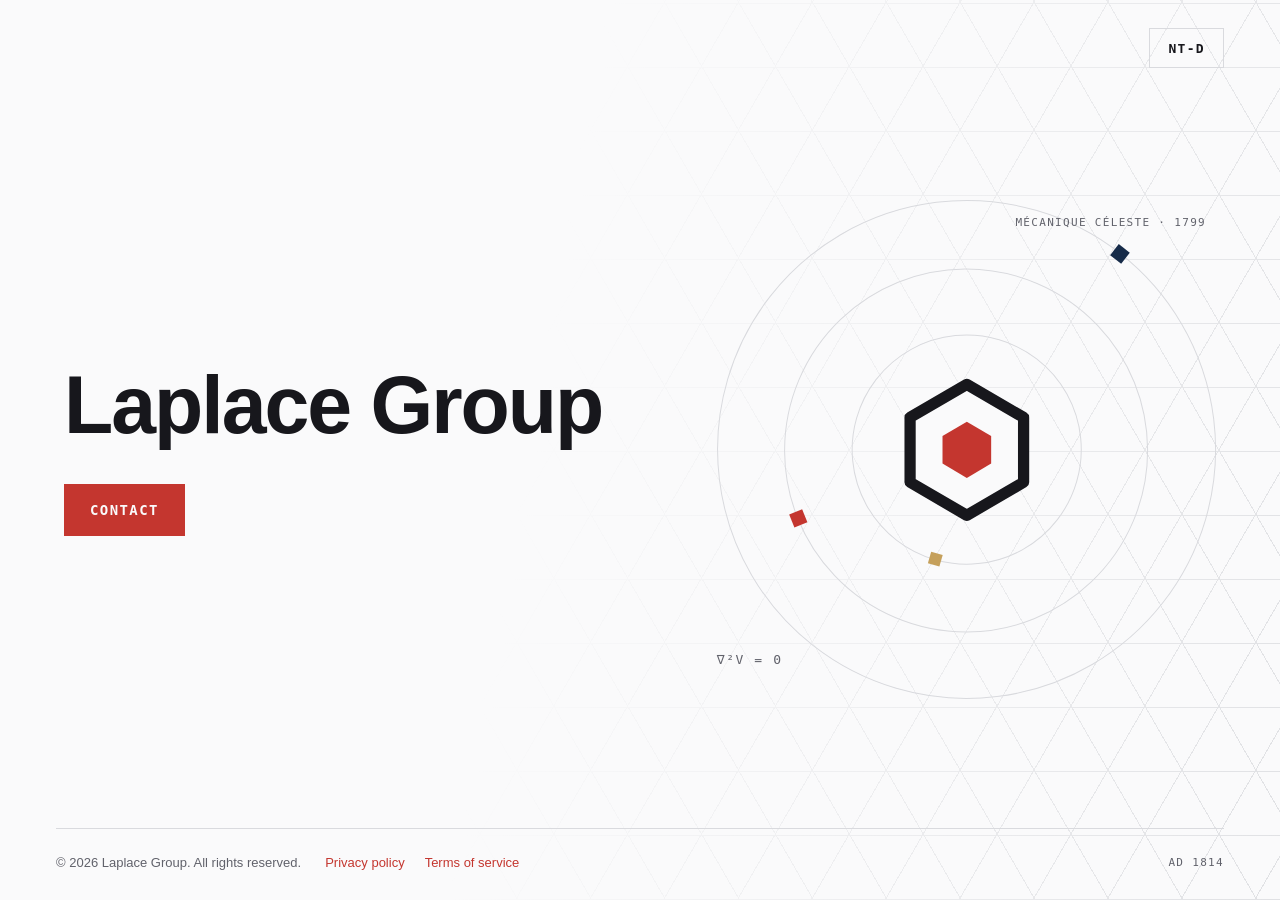
<file: index.html>
<!doctype html>
<html lang="en">
  <head>
    <meta charset="utf-8">
    <meta name="viewport" content="width=device-width, initial-scale=1">
    <title>Laplace Group</title>
    <meta name="description" content="Laplace Group.">
    <link rel="canonical" href="https://laplacegroup.io/">
    <link rel="stylesheet" href="/styles.css">
    <meta property="og:title" content="Laplace Group">
    <meta property="og:description" content="Laplace Group">
    <meta property="og:type" content="website">
    <meta property="og:url" content="https://laplacegroup.io/">
    <meta property="og:site_name" content="Laplace Group">
    <meta name="twitter:card" content="summary">
    <meta name="twitter:title" content="Laplace Group">
    <meta name="twitter:description" content="Laplace Group">
  </head>
  <body class="landing-page" data-mode="unicorn">
    <div class="site-shell">
      <div class="technical-grid" aria-hidden="true"></div>
      <div class="grid-fade" aria-hidden="true"></div>

      <header class="site-header">
        <nav class="header-actions" aria-label="Primary navigation">
          <button class="outline-action mode-toggle" type="button" data-ntd-toggle aria-pressed="false">
            <span class="ntd-label">
              NT-D<span class="ntd-state" aria-hidden="true"><span class="ntd-separator">&nbsp;·&nbsp;</span><span class="ntd-decrypt" data-decrypt="Engaged">Engaged</span></span>
            </span>
          </button>
        </nav>
      </header>

      <main class="landing-main">
        <section class="hero-copy" aria-labelledby="hero-title">
          <h1 id="hero-title">Laplace Group</h1>

          <a class="primary-action" href="mailto:hello@laplacegroup.io">Contact</a>
        </section>

        <section class="orrery" aria-label="Laplace orbital diagram">
          <div class="orbit orbit-outer" aria-hidden="true"><span></span></div>
          <div class="orbit orbit-middle" aria-hidden="true"><span></span></div>
          <div class="orbit orbit-inner" aria-hidden="true"><span></span></div>

          <button class="logo-core" type="button" data-ntd-toggle aria-label="Toggle NT-D display mode" aria-pressed="false">
            <svg class="hex-mark" viewBox="0 0 240 240" aria-hidden="true" focusable="false">
              <polygon class="hex-mark-frame" points="120,15 211,68 211,172 120,225 29,172 29,68"></polygon>
              <polygon class="hex-mark-core" points="120,75 159,98 159,142 120,165 81,142 81,98"></polygon>
            </svg>
          </button>

          <span class="annotation annotation-top">Mécanique céleste · 1799</span>
          <span class="annotation annotation-equation">∇²V = 0</span>
        </section>
      </main>

      <footer class="site-footer">
        <div class="footer-details">
          <span>© 2026 Laplace Group. All rights reserved.</span>
          <nav class="footer-links" aria-label="Legal">
            <a href="/privacy/">Privacy policy</a>
            <a href="/terms/">Terms of service</a>
          </nav>
        </div>
        <span class="footer-code">AD 1814</span>
      </footer>
    </div>

    <script>
      (() => {
        const toggles = document.querySelectorAll('[data-ntd-toggle]');
        const engagedWord = document.querySelector('.ntd-decrypt');
        const hexFrame = document.querySelector('.hex-mark-frame');
        const finalText = engagedWord.dataset.decrypt;
        const glyphs = 'ｱｲｳｴｵｶｷｸｹｺｻｼｽｾｿﾀﾁﾂﾃﾄﾅﾆﾇﾈﾉ零壱弐参伍陸漆捌玖界無電脳0123456789∆∇Ξλψ';
        const reducedMotion = window.matchMedia('(prefers-reduced-motion: reduce)');
        let decryptFrame = 0;
        let decryptProgress = 0;
        let decryptDirection = 0;
        let previousFrameTime = 0;
        let previousGlyphTime = 0;
        let desiredEngaged = false;

        const stagger = 39;
        const scrambleTime = 215;
        const tickRate = 21;
        const decryptDuration = (finalText.length - 1) * stagger + scrambleTime;
        // Created on first toggle so the page paints with no animation running.
        let ringAnimation = null;
        const getRingAnimation = () => {
          if (!ringAnimation && typeof hexFrame.animate === 'function') {
            ringAnimation = hexFrame.animate(
              [
                { transform: 'rotate(0deg)' },
                { transform: 'rotate(-360deg)' }
              ],
              {
                duration: 720,
                easing: 'ease-in-out',
                fill: 'both'
              }
            );
            ringAnimation.pause();
            ringAnimation.currentTime = 0;
          }
          return ringAnimation;
        };

        const randomGlyph = () => glyphs[Math.floor(Math.random() * glyphs.length)];

        const buildEngagedWord = () => {
          const fragment = document.createDocumentFragment();
          const characters = [];

          [...finalText].forEach((character) => {
            const characterElement = document.createElement('span');
            characterElement.className = 'ntd-decrypt-char';
            characterElement.dataset.character = character;
            characterElement.dataset.phase = 'hidden';
            characterElement.dataset.resolved = 'false';
            characterElement.textContent = '';
            fragment.append(characterElement);
            characters.push(characterElement);
          });

          engagedWord.replaceChildren(fragment);
          return characters;
        };

        const characters = buildEngagedWord();

        const renderEngaged = (refreshGlyphs = false) => {
          const elapsed = decryptProgress * decryptDuration;

          characters.forEach((character, index) => {
            const localTime = elapsed - index * stagger;

            if (localTime <= 0) {
              character.textContent = '';
              character.dataset.phase = 'hidden';
              character.dataset.resolved = 'false';
              return;
            }

            if (localTime < scrambleTime) {
              if (refreshGlyphs || character.dataset.phase !== 'scramble') {
                character.textContent = randomGlyph();
              }
              character.dataset.phase = 'scramble';
              character.dataset.resolved = 'false';
              return;
            }

            character.textContent = character.dataset.character;
            character.dataset.phase = 'resolved';
            character.dataset.resolved = 'true';
          });
        };

        const animateEngaged = (now) => {
          const delta = previousFrameTime ? now - previousFrameTime : 0;
          previousFrameTime = now;
          decryptProgress = Math.min(1, Math.max(0, decryptProgress + decryptDirection * delta / decryptDuration));

          const refreshGlyphs = now - previousGlyphTime >= tickRate;
          renderEngaged(refreshGlyphs);
          if (refreshGlyphs) previousGlyphTime = now;

          if ((decryptDirection > 0 && decryptProgress >= 1) ||
              (decryptDirection < 0 && decryptProgress <= 0)) {
            decryptDirection = 0;

            if (decryptProgress === 0 && !desiredEngaged) {
              document.body.dataset.mode = 'unicorn';
              setPressed(false);
            }
            return;
          }

          decryptFrame = requestAnimationFrame(animateEngaged);
        };

        const setPressed = (pressed) => {
          toggles.forEach((toggle) => toggle.setAttribute('aria-pressed', String(pressed)));
        };

        const spinRing = (engaged) => {
          const ring = getRingAnimation();
          if (!ring) return;

          if (reducedMotion.matches) {
            ring.pause();
            ring.currentTime = engaged ? ring.effect.getTiming().duration : 0;
            return;
          }

          if (engaged) {
            ring.play();
          } else {
            ring.reverse();
          }
        };

        const setMode = (engaged) => {
          desiredEngaged = engaged;
          spinRing(engaged);
          cancelAnimationFrame(decryptFrame);

          if (engaged) {
            document.body.dataset.mode = 'ntd';
            setPressed(true);
            decryptDirection = 1;
          } else {
            if (reducedMotion.matches) {
              decryptProgress = 0;
              renderEngaged();
              setPressed(false);
              document.body.dataset.mode = 'unicorn';
              return;
            }
            decryptDirection = -1;
          }

          if (reducedMotion.matches) {
            decryptProgress = engaged ? 1 : 0;
            renderEngaged();
            return;
          }

          previousFrameTime = performance.now();
          decryptFrame = requestAnimationFrame(animateEngaged);
        };

        toggles.forEach((toggle) => {
          toggle.addEventListener('click', () => {
            setMode(!desiredEngaged);
          });
        });

        // Paint the static page first, then let the orbits and pulse start.
        const startMotion = () => {
          requestAnimationFrame(() => {
            requestAnimationFrame(() => document.documentElement.classList.add('motion'));
          });
        };

        if (document.readyState === 'complete') {
          startMotion();
        } else {
          window.addEventListener('load', startMotion, { once: true });
        }

      })();
    </script>
  </body>
</html>
</file>
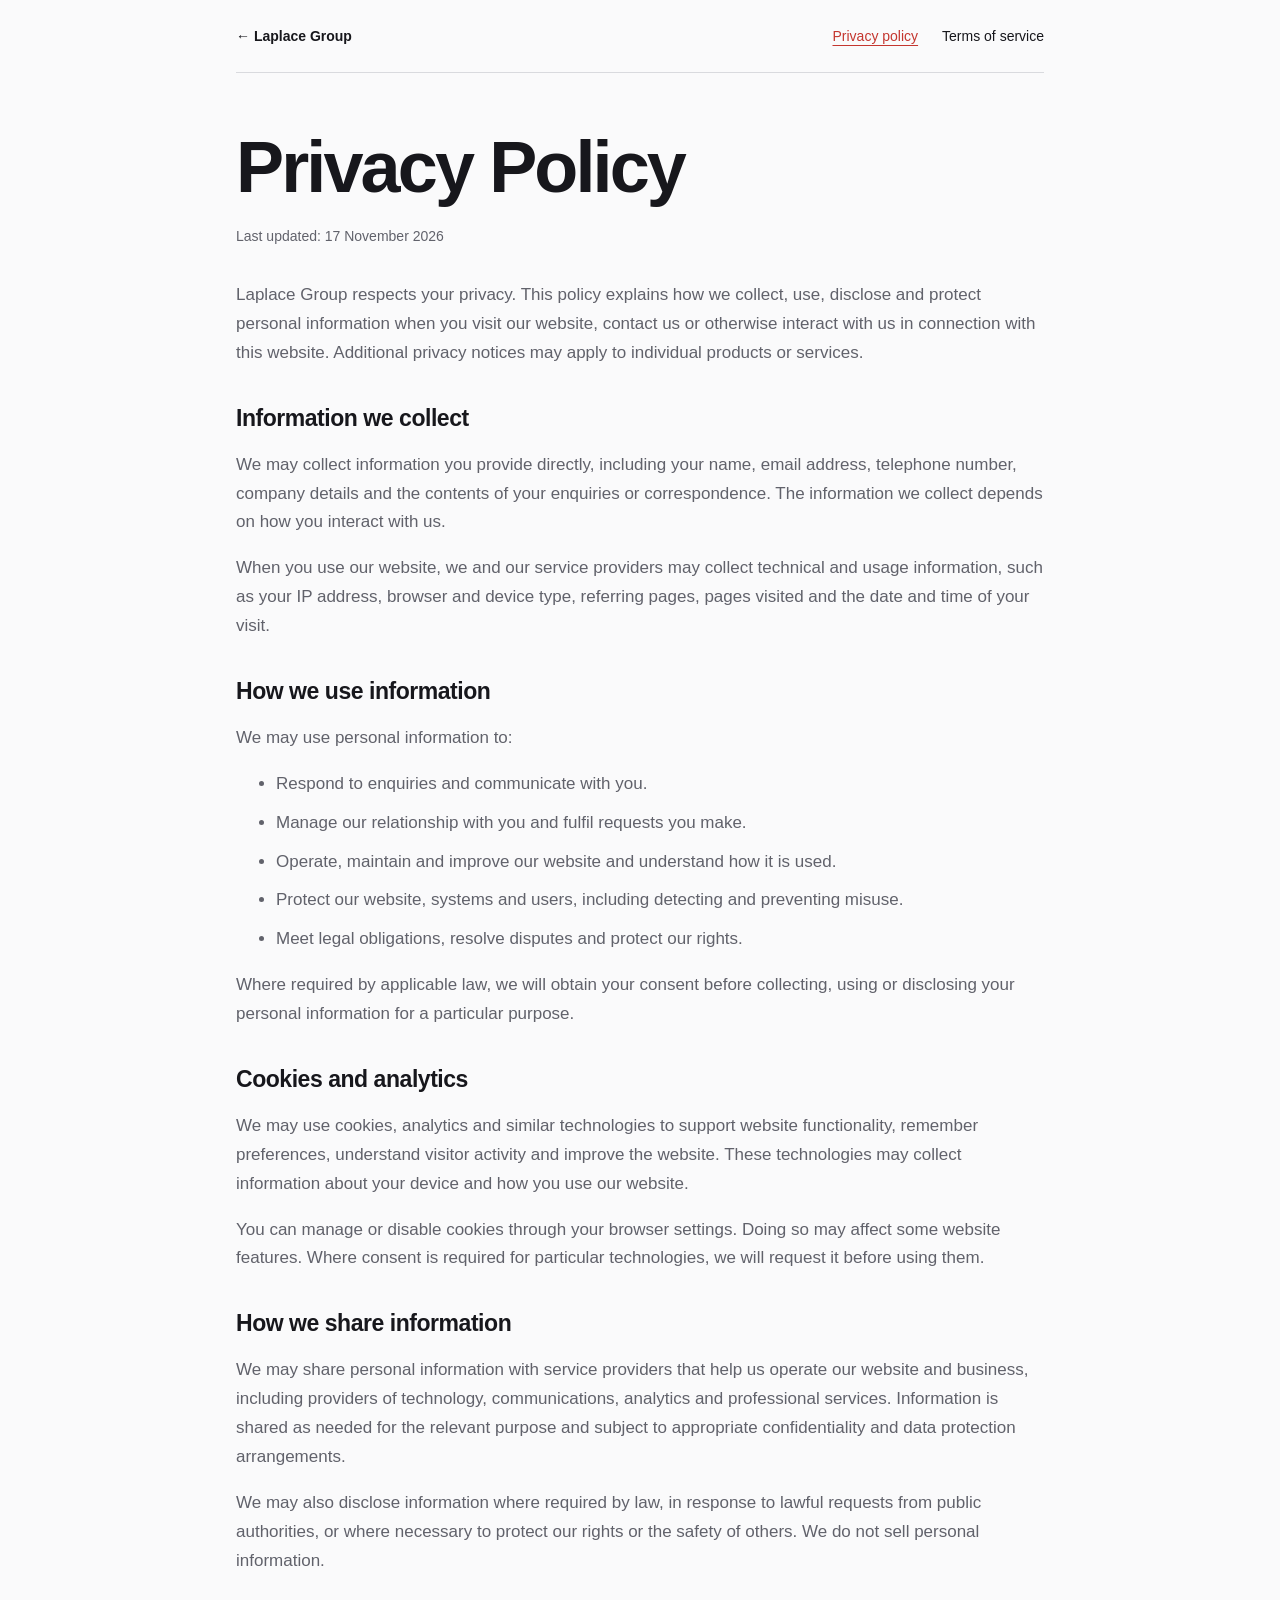
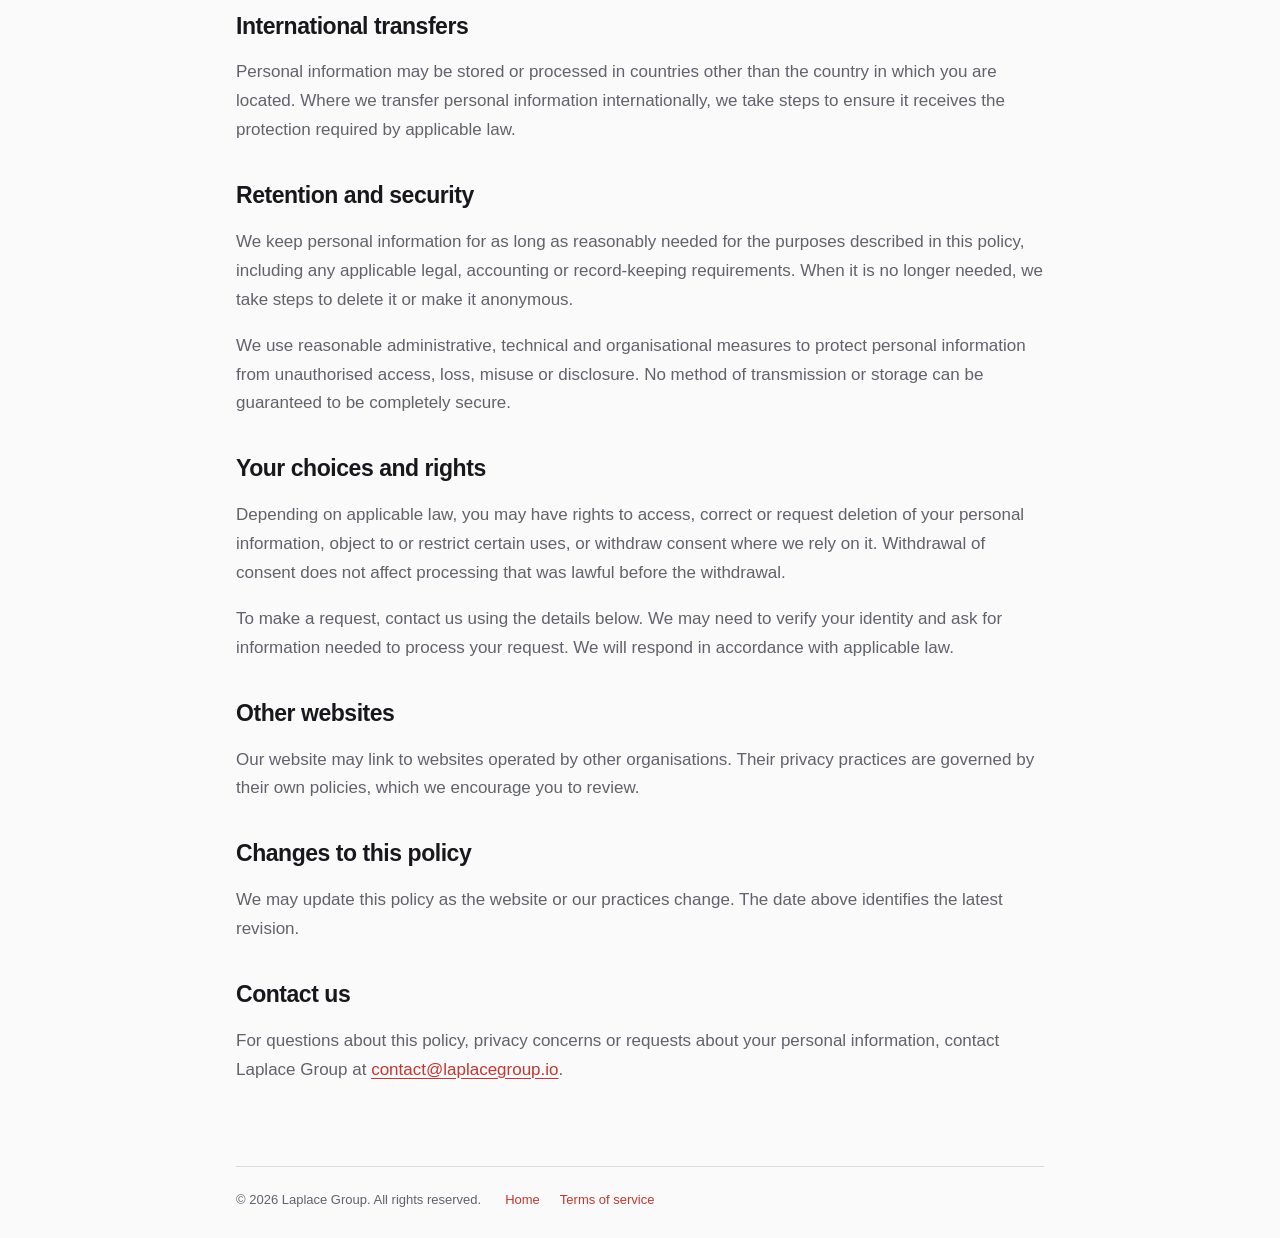
<file: privacy/index.html>
<!doctype html>
<html lang="en">
  <head>
    <meta charset="utf-8">
    <meta name="viewport" content="width=device-width, initial-scale=1">
    <title>Privacy Policy — Laplace Group</title>
    <meta name="description" content="How Laplace Group collects, uses and protects personal information, and how to contact us about your privacy.">
    <link rel="canonical" href="https://laplacegroup.io/privacy/">
    <link rel="stylesheet" href="/styles.css">
  </head>
  <body class="legal-page">
    <header class="legal-header">
      <a class="legal-brand" href="/">← Laplace Group</a>
      <nav class="legal-nav" aria-label="Legal">
        <a href="/privacy/" aria-current="page">Privacy policy</a>
        <a href="/terms/">Terms of service</a>
      </nav>
    </header>

    <main class="legal-main">
      <h1>Privacy Policy</h1>
      <p class="legal-updated">Last updated: <time datetime="2026-11-17">17 November 2026</time></p>

      <p>
        Laplace Group respects your privacy. This policy explains how we
        collect, use, disclose and protect personal information when you
        visit our website, contact us or otherwise interact with us in
        connection with this website. Additional privacy notices may apply
        to individual products or services.
      </p>

      <h2>Information we collect</h2>
      <p>
        We may collect information you provide directly, including your
        name, email address, telephone number, company details and the
        contents of your enquiries or correspondence. The information we
        collect depends on how you interact with us.
      </p>
      <p>
        When you use our website, we and our service providers may collect
        technical and usage information, such as your IP address, browser
        and device type, referring pages, pages visited and the date and
        time of your visit.
      </p>

      <h2>How we use information</h2>
      <p>
        We may use personal information to:
      </p>
      <ul>
        <li>Respond to enquiries and communicate with you.</li>
        <li>Manage our relationship with you and fulfil requests you make.</li>
        <li>Operate, maintain and improve our website and understand how it is used.</li>
        <li>Protect our website, systems and users, including detecting and preventing misuse.</li>
        <li>Meet legal obligations, resolve disputes and protect our rights.</li>
      </ul>
      <p>
        Where required by applicable law, we will obtain your consent before
        collecting, using or disclosing your personal information for a
        particular purpose.
      </p>

      <h2>Cookies and analytics</h2>
      <p>
        We may use cookies, analytics and similar technologies to support
        website functionality, remember preferences, understand visitor
        activity and improve the website. These technologies may collect
        information about your device and how you use our website.
      </p>
      <p>
        You can manage or disable cookies through your browser settings.
        Doing so may affect some website features. Where consent is required
        for particular technologies, we will request it before using them.
      </p>

      <h2>How we share information</h2>
      <p>
        We may share personal information with service providers that help
        us operate our website and business, including providers of
        technology, communications, analytics and professional services.
        Information is shared as needed for the relevant purpose and
        subject to appropriate confidentiality and data protection
        arrangements.
      </p>
      <p>
        We may also disclose information where required by law, in response
        to lawful requests from public authorities, or where necessary to
        protect our rights or the safety of others. We do not sell personal
        information.
      </p>

      <h2>International transfers</h2>
      <p>
        Personal information may be stored or processed in countries other
        than the country in which you are located. Where we transfer
        personal information internationally, we take steps to ensure it
        receives the protection required by applicable law.
      </p>

      <h2>Retention and security</h2>
      <p>
        We keep personal information for as long as reasonably needed for
        the purposes described in this policy, including any applicable
        legal, accounting or record-keeping requirements. When it is no
        longer needed, we take steps to delete it or make it anonymous.
      </p>
      <p>
        We use reasonable administrative, technical and organisational
        measures to protect personal information from unauthorised access,
        loss, misuse or disclosure. No method of transmission or storage
        can be guaranteed to be completely secure.
      </p>

      <h2>Your choices and rights</h2>
      <p>
        Depending on applicable law, you may have rights to access, correct
        or request deletion of your personal information, object to or
        restrict certain uses, or withdraw consent where we rely on it.
        Withdrawal of consent does not affect processing that was lawful
        before the withdrawal.
      </p>
      <p>
        To make a request, contact us using the details below. We may need
        to verify your identity and ask for information needed to process
        your request. We will respond in accordance with applicable law.
      </p>

      <h2>Other websites</h2>
      <p>
        Our website may link to websites operated by other organisations.
        Their privacy practices are governed by their own policies, which
        we encourage you to review.
      </p>

      <h2>Changes to this policy</h2>
      <p>
        We may update this policy as the website or our practices change.
        The date above identifies the latest revision.
      </p>

      <h2>Contact us</h2>
      <p>
        For questions about this policy, privacy concerns or requests about
        your personal information, contact Laplace Group at
        <a href="mailto:contact@laplacegroup.io">contact@laplacegroup.io</a>.
      </p>
    </main>

    <footer class="site-footer">
      <div class="footer-details">
        <span>© 2026 Laplace Group. All rights reserved.</span>
        <nav class="footer-links" aria-label="Footer">
          <a href="/">Home</a>
          <a href="/terms/">Terms of service</a>
        </nav>
      </div>
    </footer>
  </body>
</html>
</file>
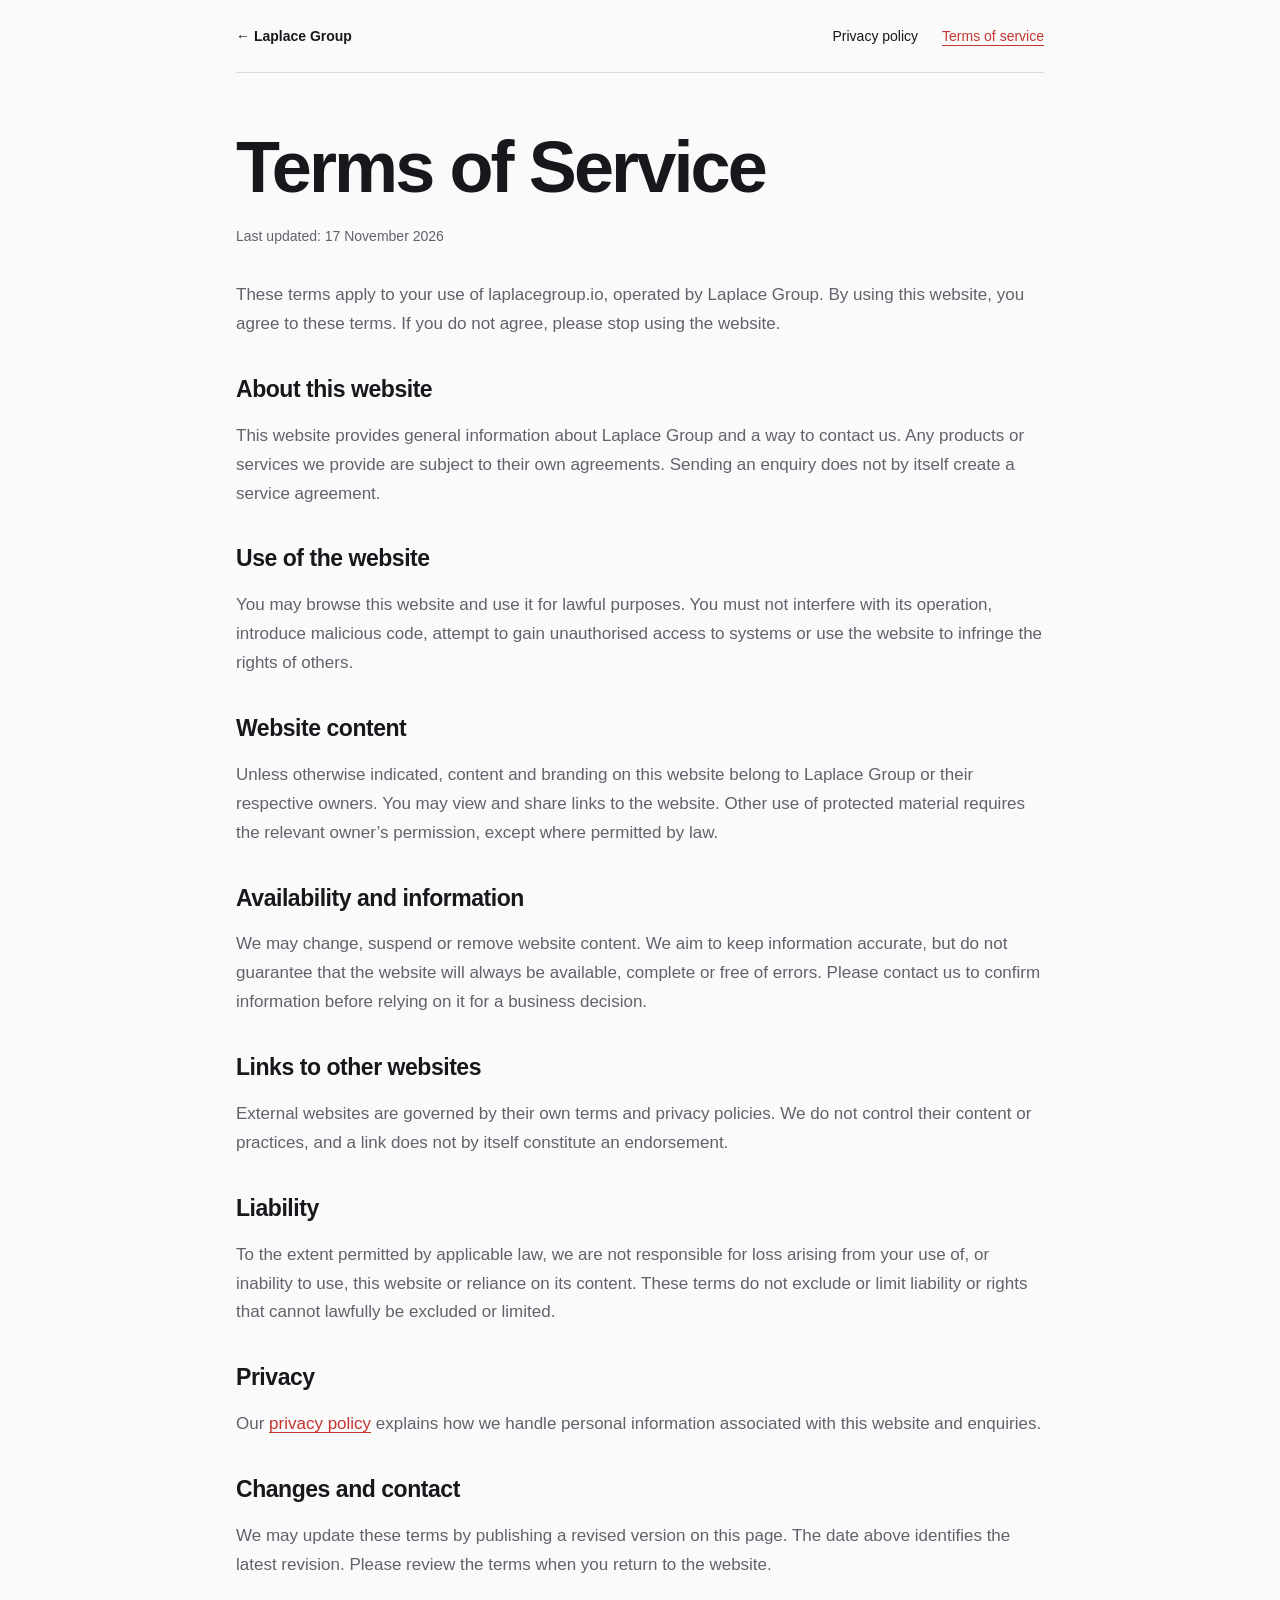
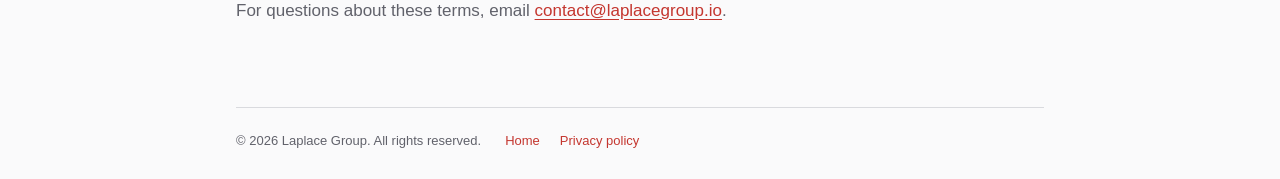
<file: terms/index.html>
<!doctype html>
<html lang="en">
  <head>
    <meta charset="utf-8">
    <meta name="viewport" content="width=device-width, initial-scale=1">
    <title>Terms of Service — Laplace Group</title>
    <meta name="description" content="Terms for using the Laplace Group website.">
    <link rel="canonical" href="https://laplacegroup.io/terms/">
    <link rel="stylesheet" href="/styles.css">
  </head>
  <body class="legal-page">
    <header class="legal-header">
      <a class="legal-brand" href="/">← Laplace Group</a>
      <nav class="legal-nav" aria-label="Legal">
        <a href="/privacy/">Privacy policy</a>
        <a href="/terms/" aria-current="page">Terms of service</a>
      </nav>
    </header>

    <main class="legal-main">
      <h1>Terms of Service</h1>
      <p class="legal-updated">Last updated: <time datetime="2026-11-17">17 November 2026</time></p>

      <p>
        These terms apply to your use of laplacegroup.io, operated by Laplace
        Group. By using this website, you agree to these terms. If you do not
        agree, please stop using the website.
      </p>

      <h2>About this website</h2>
      <p>
        This website provides general information about Laplace Group and a
        way to contact us. Any products or services we provide are subject
        to their own agreements. Sending an enquiry does not by itself
        create a service agreement.
      </p>

      <h2>Use of the website</h2>
      <p>
        You may browse this website and use it for lawful purposes. You must
        not interfere with its operation, introduce malicious code, attempt
        to gain unauthorised access to systems or use the website to infringe
        the rights of others.
      </p>

      <h2>Website content</h2>
      <p>
        Unless otherwise indicated, content and branding on this website
        belong to Laplace Group or their respective owners. You may view
        and share links to the website. Other use of protected material
        requires the relevant owner’s permission, except where permitted
        by law.
      </p>

      <h2>Availability and information</h2>
      <p>
        We may change, suspend or remove website content. We aim to keep
        information accurate, but do not guarantee that the website will
        always be available, complete or free of errors. Please contact us
        to confirm information before relying on it for a business decision.
      </p>

      <h2>Links to other websites</h2>
      <p>
        External websites are governed by their own terms and privacy
        policies. We do not control their content or practices, and a link
        does not by itself constitute an endorsement.
      </p>

      <h2>Liability</h2>
      <p>
        To the extent permitted by applicable law, we are not responsible
        for loss arising from your use of, or inability to use, this website
        or reliance on its content. These terms do not exclude or limit
        liability or rights that cannot lawfully be excluded or limited.
      </p>

      <h2>Privacy</h2>
      <p>
        Our <a href="/privacy/">privacy policy</a> explains how we handle
        personal information associated with this website and enquiries.
      </p>

      <h2>Changes and contact</h2>
      <p>
        We may update these terms by publishing a revised version on this
        page. The date above identifies the latest revision. Please review
        the terms when you return to the website.
      </p>
      <p>
        For questions about these terms, email
        <a href="mailto:contact@laplacegroup.io">contact@laplacegroup.io</a>.
      </p>
    </main>

    <footer class="site-footer">
      <div class="footer-details">
        <span>© 2026 Laplace Group. All rights reserved.</span>
        <nav class="footer-links" aria-label="Footer">
          <a href="/">Home</a>
          <a href="/privacy/">Privacy policy</a>
        </nav>
      </div>
    </footer>
  </body>
</html>
</file>
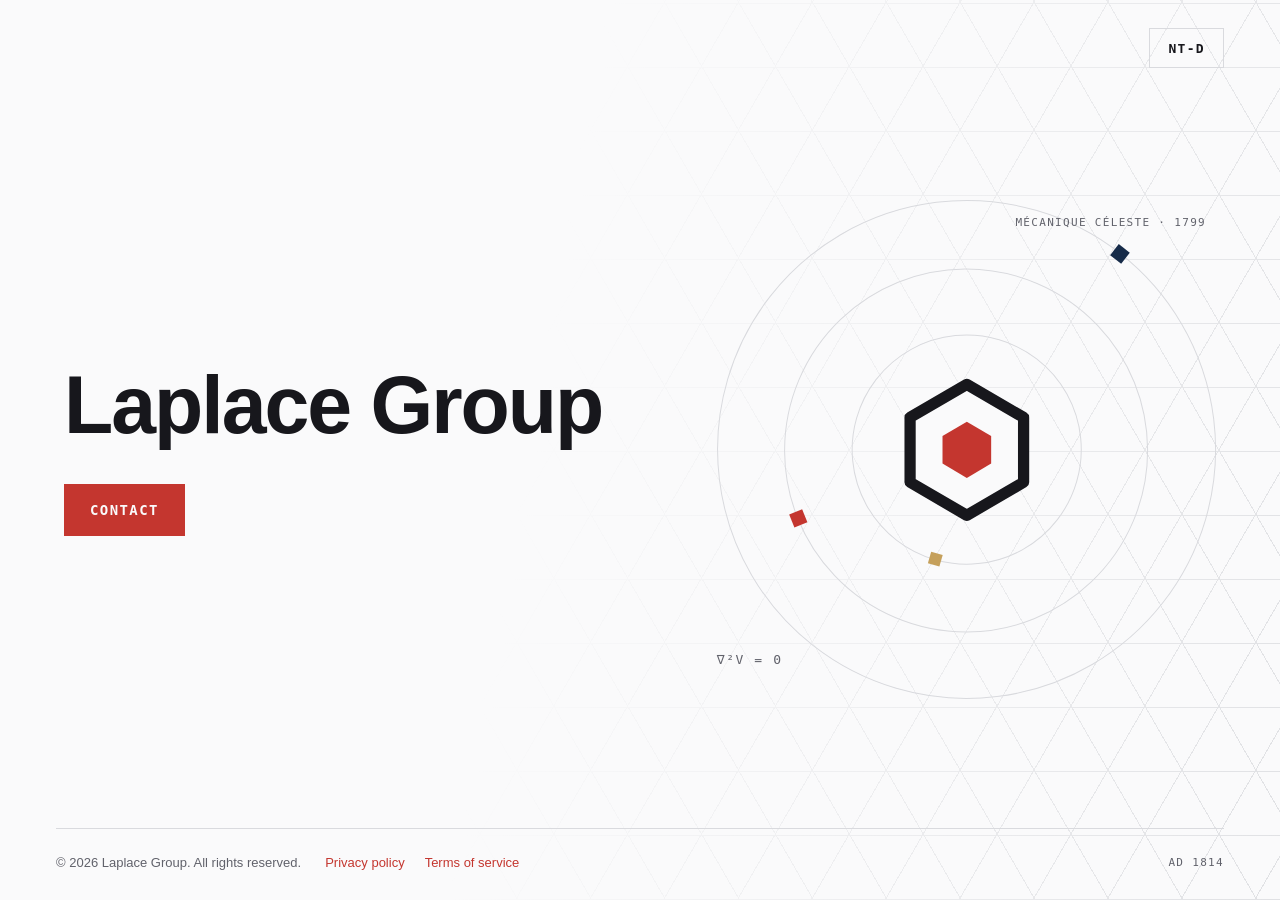
<file: motion-test.html>
<!doctype html>
<html lang="en">
  <head>
    <meta charset="utf-8">
    <meta name="viewport" content="width=device-width, initial-scale=1">
    <title>Laplace Group</title>
    <meta name="description" content="Laplace Group.">
    <meta name="robots" content="noindex, nofollow">
    <link rel="stylesheet" href="/motion-test.css">
    <meta property="og:title" content="Laplace Group">
    <meta property="og:description" content="Laplace Group">
    <meta property="og:type" content="website">
    <meta property="og:url" content="https://laplacegroup.io/">
    <meta property="og:site_name" content="Laplace Group">
    <meta name="twitter:card" content="summary">
    <meta name="twitter:title" content="Laplace Group">
    <meta name="twitter:description" content="Laplace Group">
  </head>
  <body class="landing-page" data-mode="unicorn">
    <div class="site-shell">
      <div class="technical-grid" aria-hidden="true"></div>
      <div class="grid-fade" aria-hidden="true"></div>

      <header class="site-header">
        <nav class="header-actions" aria-label="Primary navigation">
          <button class="outline-action mode-toggle" type="button" data-ntd-toggle aria-pressed="false">
            <span class="ntd-label">
              NT-D<span class="ntd-state" aria-hidden="true"><span class="ntd-separator">&nbsp;·&nbsp;</span><span class="ntd-decrypt" data-decrypt="Engaged">Engaged</span></span>
            </span>
          </button>
        </nav>
      </header>

      <main class="landing-main">
        <section class="hero-copy" aria-labelledby="hero-title">
          <h1 id="hero-title">Laplace Group</h1>

          <a class="primary-action" href="mailto:hello@laplacegroup.io">Contact</a>
        </section>

        <section class="orrery" aria-label="Laplace orbital diagram">
          <div class="orbit orbit-outer" aria-hidden="true"><span></span></div>
          <div class="orbit orbit-middle" aria-hidden="true"><span></span></div>
          <div class="orbit orbit-inner" aria-hidden="true"><span></span></div>

          <button class="logo-core" type="button" data-ntd-toggle aria-label="Toggle NT-D display mode" aria-pressed="false">
            <svg class="hex-mark" viewBox="0 0 240 240" aria-hidden="true" focusable="false">
              <polygon class="hex-mark-frame" points="120,15 211,68 211,172 120,225 29,172 29,68"></polygon>
              <polygon class="hex-mark-core" points="120,75 159,98 159,142 120,165 81,142 81,98"></polygon>
            </svg>
          </button>

          <span class="annotation annotation-top">Mécanique céleste · 1799</span>
          <span class="annotation annotation-equation">∇²V = 0</span>
        </section>
      </main>

      <footer class="site-footer">
        <div class="footer-details">
          <span>© 2026 Laplace Group. All rights reserved.</span>
          <nav class="footer-links" aria-label="Legal">
            <a href="/privacy/">Privacy policy</a>
            <a href="/terms/">Terms of service</a>
          </nav>
        </div>
        <span class="footer-code">AD 1814</span>
      </footer>
    </div>

    <script>
      (() => {
        const toggles = document.querySelectorAll('[data-ntd-toggle]');
        const engagedWord = document.querySelector('.ntd-decrypt');
        const hexFrame = document.querySelector('.hex-mark-frame');
        const finalText = engagedWord.dataset.decrypt;
        const glyphs = 'ｱｲｳｴｵｶｷｸｹｺｻｼｽｾｿﾀﾁﾂﾃﾄﾅﾆﾇﾈﾉ零壱弐参伍陸漆捌玖界無電脳0123456789∆∇Ξλψ';
        const reducedMotion = window.matchMedia('(prefers-reduced-motion: reduce)');
        let decryptFrame = 0;
        let decryptProgress = 0;
        let decryptDirection = 0;
        let previousFrameTime = 0;
        let previousGlyphTime = 0;
        let desiredEngaged = false;

        const stagger = 39;
        const scrambleTime = 215;
        const tickRate = 21;
        const decryptDuration = (finalText.length - 1) * stagger + scrambleTime;
        // Created on first toggle so the page paints with no animation running.
        let ringAnimation = null;
        const getRingAnimation = () => {
          if (!ringAnimation && typeof hexFrame.animate === 'function') {
            ringAnimation = hexFrame.animate(
              [
                { transform: 'rotate(0deg)' },
                { transform: 'rotate(-360deg)' }
              ],
              {
                duration: 720,
                easing: 'ease-in-out',
                fill: 'both'
              }
            );
            ringAnimation.pause();
            ringAnimation.currentTime = 0;
          }
          return ringAnimation;
        };

        const randomGlyph = () => glyphs[Math.floor(Math.random() * glyphs.length)];

        const buildEngagedWord = () => {
          const fragment = document.createDocumentFragment();
          const characters = [];

          [...finalText].forEach((character) => {
            const characterElement = document.createElement('span');
            characterElement.className = 'ntd-decrypt-char';
            characterElement.dataset.character = character;
            characterElement.dataset.phase = 'hidden';
            characterElement.dataset.resolved = 'false';
            characterElement.textContent = '';
            fragment.append(characterElement);
            characters.push(characterElement);
          });

          engagedWord.replaceChildren(fragment);
          return characters;
        };

        const characters = buildEngagedWord();

        const renderEngaged = (refreshGlyphs = false) => {
          const elapsed = decryptProgress * decryptDuration;

          characters.forEach((character, index) => {
            const localTime = elapsed - index * stagger;

            if (localTime <= 0) {
              character.textContent = '';
              character.dataset.phase = 'hidden';
              character.dataset.resolved = 'false';
              return;
            }

            if (localTime < scrambleTime) {
              if (refreshGlyphs || character.dataset.phase !== 'scramble') {
                character.textContent = randomGlyph();
              }
              character.dataset.phase = 'scramble';
              character.dataset.resolved = 'false';
              return;
            }

            character.textContent = character.dataset.character;
            character.dataset.phase = 'resolved';
            character.dataset.resolved = 'true';
          });
        };

        const animateEngaged = (now) => {
          const delta = previousFrameTime ? now - previousFrameTime : 0;
          previousFrameTime = now;
          decryptProgress = Math.min(1, Math.max(0, decryptProgress + decryptDirection * delta / decryptDuration));

          const refreshGlyphs = now - previousGlyphTime >= tickRate;
          renderEngaged(refreshGlyphs);
          if (refreshGlyphs) previousGlyphTime = now;

          if ((decryptDirection > 0 && decryptProgress >= 1) ||
              (decryptDirection < 0 && decryptProgress <= 0)) {
            decryptDirection = 0;

            if (decryptProgress === 0 && !desiredEngaged) {
              document.body.dataset.mode = 'unicorn';
              setPressed(false);
            }
            return;
          }

          decryptFrame = requestAnimationFrame(animateEngaged);
        };

        const setPressed = (pressed) => {
          toggles.forEach((toggle) => toggle.setAttribute('aria-pressed', String(pressed)));
        };

        const spinRing = (engaged) => {
          const ring = getRingAnimation();
          if (!ring) return;

          if (reducedMotion.matches) {
            ring.pause();
            ring.currentTime = engaged ? ring.effect.getTiming().duration : 0;
            return;
          }

          if (engaged) {
            ring.play();
          } else {
            ring.reverse();
          }
        };

        const setMode = (engaged) => {
          desiredEngaged = engaged;
          spinRing(engaged);
          cancelAnimationFrame(decryptFrame);

          if (engaged) {
            document.body.dataset.mode = 'ntd';
            setPressed(true);
            decryptDirection = 1;
          } else {
            if (reducedMotion.matches) {
              decryptProgress = 0;
              renderEngaged();
              setPressed(false);
              document.body.dataset.mode = 'unicorn';
              return;
            }
            decryptDirection = -1;
          }

          if (reducedMotion.matches) {
            decryptProgress = engaged ? 1 : 0;
            renderEngaged();
            return;
          }

          previousFrameTime = performance.now();
          decryptFrame = requestAnimationFrame(animateEngaged);
        };

        toggles.forEach((toggle) => {
          toggle.addEventListener('click', () => {
            setMode(!desiredEngaged);
          });
        });

        // Paint the static page first, then let the orbits and pulse start.
        const startMotion = () => {
          requestAnimationFrame(() => {
            requestAnimationFrame(() => document.documentElement.classList.add('motion'));
          });
        };

        if (document.readyState === 'complete') {
          startMotion();
        } else {
          window.addEventListener('load', startMotion, { once: true });
        }

      })();
    </script>
  </body>
</html>
</file>
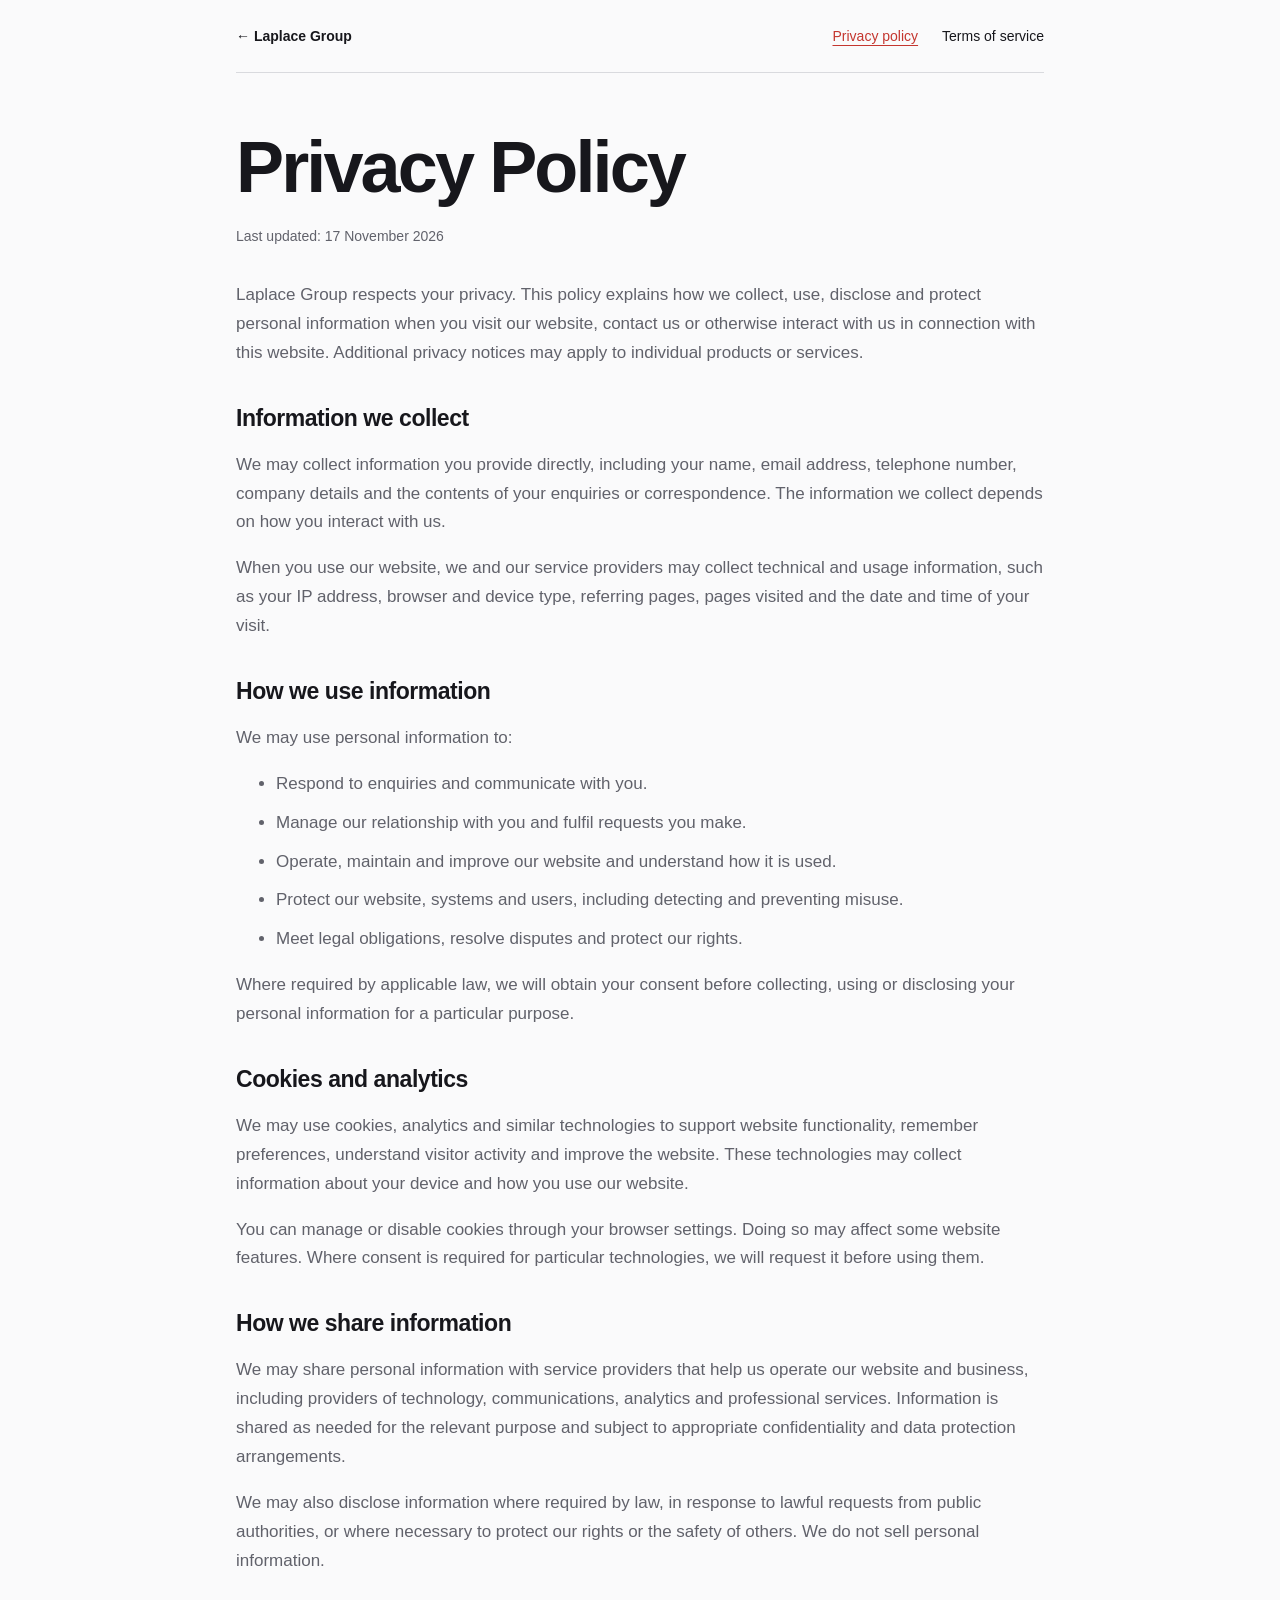
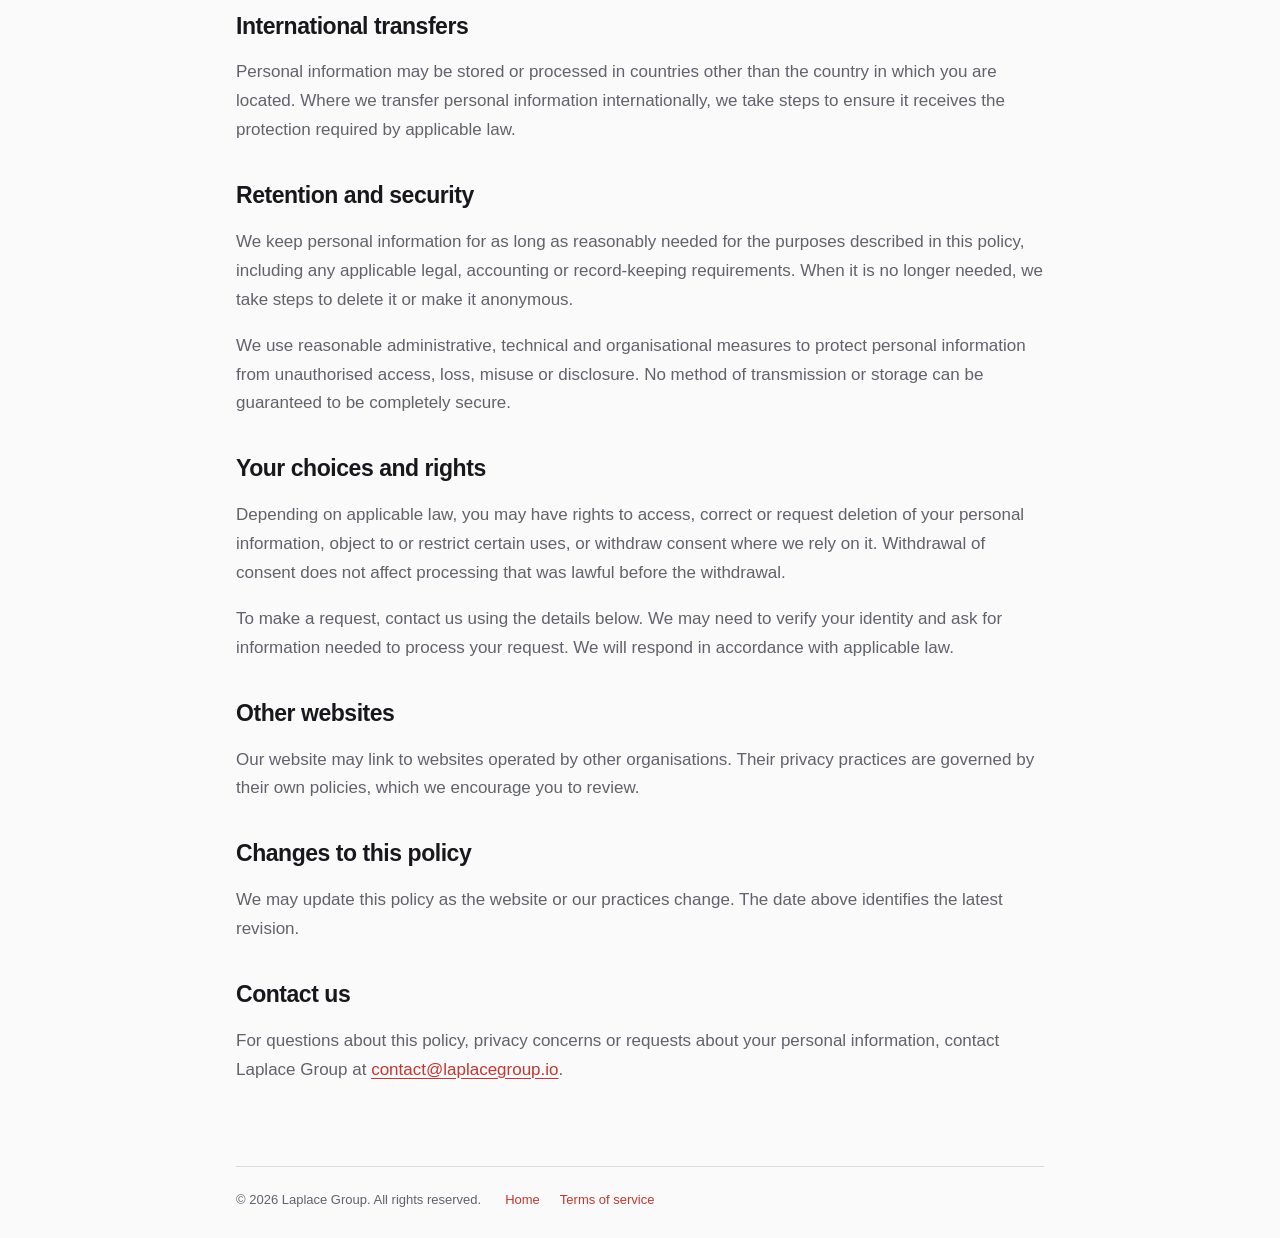
<file: privacy.html>
<!doctype html>
<html lang="en">
  <head>
    <meta charset="utf-8">
    <meta name="viewport" content="width=device-width, initial-scale=1">
    <title>Privacy Policy — Laplace Group</title>
    <meta http-equiv="refresh" content="0; url=/privacy/">
    <link rel="canonical" href="https://laplacegroup.io/privacy/">
    <link rel="stylesheet" href="/styles.css">
  </head>
  <body class="legal-page">
    <main class="legal-main">
      <h1>Privacy Policy</h1>

      <p>This page has moved to <a href="/privacy/">our privacy policy</a>.</p>
    </main>
  </body>
</html>
</file>
<file: styles.css>
:root {
  --bg: #fafafb;
  --card: #ffffff;
  --ink: #17171c;
  --muted: #61626b;
  --line: #d9dade;
  --chip: #eff0f3;
  --accent: #c4362f;
  --accent-2: #162b49;
  --gold: #c5a05b;
  --orbit-1: 90s;
  --orbit-2: 64s;
  --orbit-3: 40s;
  --pulse: 5s;
}

* {
  box-sizing: border-box;
}

html {
  background: var(--bg);
}

body {
  margin: 0;
  background: var(--bg);
  color: var(--ink);
  font-family: "IBM Plex Sans", "Helvetica Neue", Arial, sans-serif;
  transition: background-color 500ms ease, color 500ms ease;
}

body[data-mode="ntd"] {
  --bg: #0c0d12;
  --card: #161821;
  --ink: #efeff4;
  --muted: #9699a8;
  --line: #292c39;
  --chip: #1d2029;
  --accent: #e23b31;
  --accent-2: #35c285;
  --gold: #dfb867;
  --orbit-1: 9s;
  --orbit-2: 6.5s;
  --orbit-3: 4s;
  --pulse: 1.6s;
}

a {
  color: inherit;
}

button,
a {
  -webkit-tap-highlight-color: transparent;
}

.site-shell {
  isolation: isolate;
  min-height: 100vh;
  min-height: 100svh;
  display: flex;
  flex-direction: column;
  position: relative;
  overflow: hidden;
}

.technical-grid,
.grid-fade {
  position: absolute;
  inset: 0;
  pointer-events: none;
}

.technical-grid {
  z-index: -2;
  background-image:
    repeating-linear-gradient(0deg, var(--line) 0 1px, transparent 1px 64px),
    repeating-linear-gradient(60deg, var(--line) 0 1px, transparent 1px 64px),
    repeating-linear-gradient(120deg, var(--line) 0 1px, transparent 1px 64px);
  opacity: 0.78;
}

.grid-fade {
  z-index: -1;
  background: linear-gradient(100deg, var(--bg) 42%, transparent 100%);
  transition: background 500ms ease;
}

.site-header,
.site-footer {
  position: relative;
  z-index: 1;
}

.site-header {
  min-height: 96px;
  display: flex;
  align-items: center;
  justify-content: flex-end;
  gap: 40px;
  padding: 28px 56px;
}

.header-actions {
  position: absolute;
  top: 28px;
  right: 56px;
  display: flex;
  align-items: center;
  gap: 20px;
}

.outline-action {
  min-height: 40px;
  display: inline-flex;
  align-items: center;
  justify-content: center;
  padding: 11px 18px;
  border: 1px solid var(--line);
  background: transparent;
  color: var(--ink);
  cursor: pointer;
  font-family: "IBM Plex Mono", "SFMono-Regular", Consolas, monospace;
  font-size: 13px;
  font-weight: 600;
  letter-spacing: 0.1em;
  line-height: 1;
  text-decoration: none;
  text-transform: uppercase;
  transition: border-color 180ms ease, color 180ms ease, background-color 180ms ease;
}

.outline-action:hover {
  border-color: var(--ink);
  background: var(--chip);
}

.mode-toggle[aria-pressed="true"] {
  border-color: var(--accent);
  color: var(--accent);
}

.ntd-label {
  display: inline-flex;
  align-items: center;
  white-space: nowrap;
}

.ntd-state {
  min-width: 0;
  max-width: 0;
  display: inline-block;
  flex: 0 1 auto;
  opacity: 0;
  overflow: hidden;
  clip-path: inset(0 100% 0 0);
  transform: translateX(-5px);
  transition: max-width 360ms cubic-bezier(0.22, 1, 0.36, 1),
    opacity 180ms ease,
    clip-path 360ms cubic-bezier(0.22, 1, 0.36, 1),
    transform 360ms cubic-bezier(0.22, 1, 0.36, 1);
}

.ntd-decrypt {
  display: inline-flex;
  width: 5.04em;
  flex: 0 0 5.04em;
  overflow: hidden;
}

.ntd-decrypt-char {
  width: 0.72em;
  min-width: 0.72em;
  display: inline-block;
  flex: 0 0 0.72em;
  color: currentColor;
  overflow: hidden;
  text-align: center;
  text-shadow: 0 0 0.55em rgb(196 54 47 / 46%);
  transform: translateY(0.08em);
  transition: opacity 80ms ease, text-shadow 125ms ease, transform 140ms ease;
}

.ntd-decrypt-char:empty {
  opacity: 0;
}

.ntd-decrypt-char[data-resolved="true"] {
  text-shadow: none;
  transform: translateY(0);
}

.mode-toggle[aria-pressed="true"] .ntd-state {
  max-width: 9em;
  opacity: 1;
  clip-path: inset(0);
  transform: translateX(0);
}

.landing-main {
  width: 100%;
  flex: 1;
  display: grid;
  grid-template-columns: minmax(0, 1fr) auto;
  align-items: center;
  gap: clamp(44px, 5vw, 80px);
  padding: 18px clamp(48px, 5vw, 84px) 42px;
}

.hero-copy {
  max-width: 850px;
  display: flex;
  flex-direction: column;
  align-items: flex-start;
  gap: 38px;
}

.hero-copy h1 {
  max-width: 850px;
  margin: 0;
  font-size: clamp(58px, 6.3vw, 112px);
  font-weight: 700;
  letter-spacing: -0.025em;
  line-height: 1.02;
  text-wrap: balance;
}

.annotation,
.footer-code {
  color: var(--muted);
  font-family: "IBM Plex Mono", "SFMono-Regular", Consolas, monospace;
  font-style: normal;
  font-weight: 500;
  letter-spacing: 0.12em;
  text-transform: uppercase;
}

.primary-action {
  display: inline-flex;
  align-items: center;
  justify-content: center;
  min-height: 52px;
  padding: 17px 26px;
  background: var(--accent);
  color: var(--bg);
  font-family: "IBM Plex Mono", "SFMono-Regular", Consolas, monospace;
  font-size: 14px;
  font-weight: 600;
  letter-spacing: 0.1em;
  line-height: 1;
  text-decoration: none;
  text-transform: uppercase;
  transition: background-color 180ms ease, color 180ms ease, transform 180ms ease;
}

.primary-action:hover {
  background: var(--ink);
  color: var(--bg);
  transform: translateY(-2px);
}

.orrery {
  width: min(590px, 39vw);
  aspect-ratio: 1;
  position: relative;
}

.orbit {
  position: absolute;
  border: 1px solid var(--line);
  border-radius: 50%;
  transform: rotate(var(--orbit-start));
  transition: border-color 500ms ease;
}

.orbit span {
  position: absolute;
  left: 50%;
  background: var(--accent);
  transition: background-color 500ms ease, transform 300ms ease;
}

.orbit-outer {
  inset: 0;
  --orbit-start: 38deg;
}

.orbit-outer span {
  top: -7px;
  width: 14px;
  height: 14px;
  margin-left: -7px;
  background: var(--accent-2);
}

.orbit-middle {
  inset: 13.5%;
  --orbit-start: -112deg;
}

.orbit-middle span {
  top: -7px;
  width: 14px;
  height: 14px;
  margin-left: -7px;
}

.orbit-inner {
  inset: 27%;
  --orbit-start: 196deg;
}

.orbit-inner span {
  top: -6px;
  width: 12px;
  height: 12px;
  margin-left: -6px;
  background: var(--gold);
}

.logo-core {
  position: absolute;
  inset: 25%;
  display: flex;
  align-items: center;
  justify-content: center;
  border: 0;
  background: transparent;
  cursor: pointer;
}

.hex-mark {
  width: min(63%, 162px);
  height: auto;
  display: block;
  color: var(--ink);
  overflow: visible;
  transition: color 500ms ease;
}

.hex-mark-frame {
  fill: var(--bg);
  stroke: currentColor;
  stroke-width: 18;
  stroke-linejoin: round;
  transform-box: view-box;
  transform-origin: 120px 120px;
  transition: fill 500ms ease, stroke 500ms ease;
}

.hex-mark-core {
  fill: var(--accent);
  transform-box: view-box;
  transform-origin: 120px 120px;
  transition: fill 500ms ease, transform 320ms cubic-bezier(0.22, 1, 0.36, 1);
}

.logo-core:hover .hex-mark-core,
.logo-core:focus-visible .hex-mark-core {
  transform: scale(1.12);
}

.annotation {
  position: absolute;
  font-size: 11px;
  line-height: 1.45;
  white-space: nowrap;
}

.annotation-top {
  top: 3%;
  right: 2%;
}

.annotation-equation {
  bottom: 6%;
  left: 0;
  font-size: 13px;
}

.site-footer {
  min-height: 72px;
  display: flex;
  align-items: center;
  justify-content: space-between;
  gap: 40px;
  margin: 0 56px;
  padding: 21px 0 25px;
  border-top: 1px solid var(--line);
  color: var(--muted);
  font-size: 13px;
  line-height: 1.5;
}

.site-footer a {
  color: var(--accent);
  text-decoration: none;
}

.site-footer a:hover {
  color: var(--ink);
}

.footer-details,
.footer-links {
  display: flex;
  flex-wrap: wrap;
  align-items: center;
  gap: 8px 24px;
}

.footer-links {
  gap: 8px 20px;
}

.footer-code {
  font-size: 11px;
  line-height: 1;
  white-space: nowrap;
}

.legal-page {
  min-height: 100vh;
  min-height: 100svh;
  display: flex;
  flex-direction: column;
}

.legal-header,
.legal-main,
.legal-page .site-footer {
  width: min(100% - 48px, 808px);
  margin: 0 auto;
}

.legal-header {
  display: flex;
  flex-wrap: wrap;
  align-items: center;
  justify-content: space-between;
  gap: 20px 32px;
  padding: 28px 0;
  border-bottom: 1px solid var(--line);
  font-size: 14px;
}

.legal-brand {
  font-weight: 600;
}

.legal-nav {
  display: flex;
  flex-wrap: wrap;
  gap: 12px 24px;
}

.legal-header a {
  text-decoration: none;
}

.legal-header a:hover,
.legal-nav a[aria-current="page"] {
  color: var(--accent);
  text-decoration: underline;
  text-underline-offset: 4px;
}

.legal-main {
  flex: 1;
  padding: 56px 0 64px;
  font-size: 17px;
  line-height: 1.7;
  overflow-wrap: anywhere;
}

.legal-main h1 {
  margin: 0 0 20px;
  font-size: clamp(42px, 7vw, 72px);
  letter-spacing: -0.04em;
  line-height: 1.06;
}

.legal-main h2 {
  margin: 36px 0 12px;
  font-size: 23px;
  letter-spacing: -0.02em;
  line-height: 1.3;
}

.legal-main .legal-updated {
  margin: 0 0 32px;
  font-size: 14px;
}

.legal-main p,
.legal-main ul {
  color: var(--muted);
}

.legal-main li + li {
  margin-top: 10px;
}

.legal-main a {
  color: var(--accent);
  text-underline-offset: 3px;
}

/* Motion starts only after the static page has painted (see index.html). */
.motion .orbit-outer {
  animation: spin var(--orbit-1) linear infinite;
}

.motion .orbit-middle {
  animation: spin var(--orbit-2) linear infinite reverse;
}

.motion .orbit-inner {
  animation: spin var(--orbit-3) linear infinite;
}

.motion .logo-core {
  animation: pulse var(--pulse) ease-in-out infinite;
}

@keyframes spin {
  from { transform: rotate(var(--orbit-start)); }
  to { transform: rotate(calc(var(--orbit-start) + 360deg)); }
}

@keyframes pulse {
  0%, 100% { opacity: 1; }
  50% { opacity: 0.86; }
}

a:focus-visible,
button:focus-visible {
  outline: 2px solid var(--accent);
  outline-offset: 5px;
}

@media (max-width: 1160px) {
  .landing-main {
    gap: 34px;
  }

  .hero-copy h1 {
    font-size: clamp(54px, 6vw, 80px);
  }

  .orrery {
    width: min(500px, 42vw);
  }
}

@media (max-width: 860px) {
  /* Rotating orbit boxes extend past the viewport; clip only the x-axis. */
  .site-shell {
    overflow-x: hidden;
    overflow-x: clip;
    overflow-y: visible;
  }

  .grid-fade {
    background: linear-gradient(180deg, var(--bg) 24%, transparent 100%);
  }

  .site-header {
    padding: 24px 28px;
  }

  .header-actions {
    top: 24px;
    right: 28px;
  }

  .landing-main {
    grid-template-columns: 1fr;
    justify-items: center;
    gap: 48px;
    padding: 54px 28px 72px;
  }

  .hero-copy {
    width: min(100%, 720px);
  }

  .hero-copy h1 {
    font-size: clamp(52px, 11vw, 78px);
  }

  .orrery {
    width: min(620px, 82vw);
  }

  .site-footer {
    margin: 0 28px;
  }
}

@media (max-width: 600px) {
  .site-header {
    align-items: flex-start;
    gap: 18px;
    padding: 22px 20px;
  }

  .header-actions {
    top: 22px;
    right: 20px;
    gap: 8px;
  }

  .outline-action {
    min-height: 34px;
    padding: 9px 10px;
    font-size: 10px;
  }

  .mode-toggle {
    min-width: 54px;
    overflow: hidden;
  }

  .landing-main {
    gap: 44px;
    padding: 42px 20px 64px;
  }

  .hero-copy {
    gap: 30px;
  }

  .hero-copy h1 {
    font-size: clamp(44px, 14vw, 62px);
    line-height: 1.02;
  }

  .primary-action {
    width: 100%;
    padding-inline: 16px;
    font-size: 12px;
  }

  .orrery {
    width: 88vw;
  }

  .annotation {
    font-size: 9px;
  }

  .site-footer {
    min-height: 0;
    align-items: flex-start;
    flex-direction: column;
    gap: 13px;
    margin: 0 20px;
    padding: 20px 0 24px;
    font-size: 12px;
  }
}

@media (prefers-reduced-motion: reduce) {
  *,
  *::before,
  *::after {
    scroll-behavior: auto !important;
    animation-duration: 0.01ms !important;
    animation-iteration-count: 1 !important;
    transition-duration: 0.01ms !important;
  }
}
</file>
<file: motion-test.css>
:root {
  --bg: #fafafb;
  --card: #ffffff;
  --ink: #17171c;
  --muted: #61626b;
  --line: #d9dade;
  --chip: #eff0f3;
  --accent: #c4362f;
  --accent-2: #162b49;
  --gold: #c5a05b;
  --orbit-1: 90s;
  --orbit-2: 64s;
  --orbit-3: 40s;
  --pulse: 5s;
}

* {
  box-sizing: border-box;
}

html {
  background: var(--bg);
}

body {
  margin: 0;
  background: var(--bg);
  color: var(--ink);
  font-family: "IBM Plex Sans", "Helvetica Neue", Arial, sans-serif;
  transition: background-color 500ms ease, color 500ms ease;
}

body[data-mode="ntd"] {
  --bg: #0c0d12;
  --card: #161821;
  --ink: #efeff4;
  --muted: #9699a8;
  --line: #292c39;
  --chip: #1d2029;
  --accent: #e23b31;
  --accent-2: #35c285;
  --gold: #dfb867;
  --orbit-1: 9s;
  --orbit-2: 6.5s;
  --orbit-3: 4s;
  --pulse: 1.6s;
}

a {
  color: inherit;
}

button,
a {
  -webkit-tap-highlight-color: transparent;
}

.site-shell {
  isolation: isolate;
  min-height: 100vh;
  min-height: 100svh;
  display: flex;
  flex-direction: column;
  position: relative;
  overflow: hidden;
}

.technical-grid,
.grid-fade {
  position: absolute;
  inset: 0;
  pointer-events: none;
}

.technical-grid {
  z-index: -2;
  background-image:
    repeating-linear-gradient(0deg, var(--line) 0 1px, transparent 1px 64px),
    repeating-linear-gradient(60deg, var(--line) 0 1px, transparent 1px 64px),
    repeating-linear-gradient(120deg, var(--line) 0 1px, transparent 1px 64px);
  opacity: 0.78;
}

.grid-fade {
  z-index: -1;
  background: linear-gradient(100deg, var(--bg) 42%, transparent 100%);
  transition: background 500ms ease;
}

.site-header,
.site-footer {
  position: relative;
  z-index: 1;
}

.site-header {
  min-height: 96px;
  display: flex;
  align-items: center;
  justify-content: flex-end;
  gap: 40px;
  padding: 28px 56px;
}

.header-actions {
  position: absolute;
  top: 28px;
  right: 56px;
  display: flex;
  align-items: center;
  gap: 20px;
}

.outline-action {
  min-height: 40px;
  display: inline-flex;
  align-items: center;
  justify-content: center;
  padding: 11px 18px;
  border: 1px solid var(--line);
  background: transparent;
  color: var(--ink);
  cursor: pointer;
  font-family: "IBM Plex Mono", "SFMono-Regular", Consolas, monospace;
  font-size: 13px;
  font-weight: 600;
  letter-spacing: 0.1em;
  line-height: 1;
  text-decoration: none;
  text-transform: uppercase;
  transition: border-color 180ms ease, color 180ms ease, background-color 180ms ease;
}

.outline-action:hover {
  border-color: var(--ink);
  background: var(--chip);
}

.mode-toggle[aria-pressed="true"] {
  border-color: var(--accent);
  color: var(--accent);
}

.ntd-label {
  display: inline-flex;
  align-items: center;
  white-space: nowrap;
}

.ntd-state {
  min-width: 0;
  max-width: 0;
  display: inline-block;
  flex: 0 1 auto;
  opacity: 0;
  overflow: hidden;
  clip-path: inset(0 100% 0 0);
  transform: translateX(-5px);
  transition: max-width 360ms cubic-bezier(0.22, 1, 0.36, 1),
    opacity 180ms ease,
    clip-path 360ms cubic-bezier(0.22, 1, 0.36, 1),
    transform 360ms cubic-bezier(0.22, 1, 0.36, 1);
}

.ntd-decrypt {
  display: inline-flex;
  width: 5.04em;
  flex: 0 0 5.04em;
  overflow: hidden;
}

.ntd-decrypt-char {
  width: 0.72em;
  min-width: 0.72em;
  display: inline-block;
  flex: 0 0 0.72em;
  color: currentColor;
  overflow: hidden;
  text-align: center;
  text-shadow: 0 0 0.55em rgb(196 54 47 / 46%);
  transform: translateY(0.08em);
  transition: opacity 80ms ease, text-shadow 125ms ease, transform 140ms ease;
}

.ntd-decrypt-char:empty {
  opacity: 0;
}

.ntd-decrypt-char[data-resolved="true"] {
  text-shadow: none;
  transform: translateY(0);
}

.mode-toggle[aria-pressed="true"] .ntd-state {
  max-width: 9em;
  opacity: 1;
  clip-path: inset(0);
  transform: translateX(0);
}

.landing-main {
  width: 100%;
  flex: 1;
  display: grid;
  grid-template-columns: minmax(0, 1fr) auto;
  align-items: center;
  gap: clamp(44px, 5vw, 80px);
  padding: 18px clamp(48px, 5vw, 84px) 42px;
}

.hero-copy {
  max-width: 850px;
  display: flex;
  flex-direction: column;
  align-items: flex-start;
  gap: 38px;
}

.hero-copy h1 {
  max-width: 850px;
  margin: 0;
  font-size: clamp(58px, 6.3vw, 112px);
  font-weight: 700;
  letter-spacing: -0.025em;
  line-height: 1.02;
  text-wrap: balance;
}

.annotation,
.footer-code {
  color: var(--muted);
  font-family: "IBM Plex Mono", "SFMono-Regular", Consolas, monospace;
  font-style: normal;
  font-weight: 500;
  letter-spacing: 0.12em;
  text-transform: uppercase;
}

.primary-action {
  display: inline-flex;
  align-items: center;
  justify-content: center;
  min-height: 52px;
  padding: 17px 26px;
  background: var(--accent);
  color: var(--bg);
  font-family: "IBM Plex Mono", "SFMono-Regular", Consolas, monospace;
  font-size: 14px;
  font-weight: 600;
  letter-spacing: 0.1em;
  line-height: 1;
  text-decoration: none;
  text-transform: uppercase;
  transition: background-color 180ms ease, color 180ms ease, transform 180ms ease;
}

.primary-action:hover {
  background: var(--ink);
  color: var(--bg);
  transform: translateY(-2px);
}

.orrery {
  width: min(590px, 39vw);
  aspect-ratio: 1;
  position: relative;
}

.orbit {
  position: absolute;
  border: 1px solid var(--line);
  border-radius: 50%;
  transform: rotate(var(--orbit-start));
  transition: border-color 500ms ease;
}

.orbit span {
  position: absolute;
  left: 50%;
  background: var(--accent);
  transition: background-color 500ms ease, transform 300ms ease;
}

.orbit-outer {
  inset: 0;
  --orbit-start: 38deg;
}

.orbit-outer span {
  top: -7px;
  width: 14px;
  height: 14px;
  margin-left: -7px;
  background: var(--accent-2);
}

.orbit-middle {
  inset: 13.5%;
  --orbit-start: -112deg;
}

.orbit-middle span {
  top: -7px;
  width: 14px;
  height: 14px;
  margin-left: -7px;
}

.orbit-inner {
  inset: 27%;
  --orbit-start: 196deg;
}

.orbit-inner span {
  top: -6px;
  width: 12px;
  height: 12px;
  margin-left: -6px;
  background: var(--gold);
}

.logo-core {
  position: absolute;
  inset: 25%;
  display: flex;
  align-items: center;
  justify-content: center;
  border: 0;
  background: transparent;
  cursor: pointer;
}

.hex-mark {
  width: min(63%, 162px);
  height: auto;
  display: block;
  color: var(--ink);
  overflow: visible;
  transition: color 500ms ease;
}

.hex-mark-frame {
  fill: var(--bg);
  stroke: currentColor;
  stroke-width: 18;
  stroke-linejoin: round;
  transform-box: view-box;
  transform-origin: 120px 120px;
  transition: fill 500ms ease, stroke 500ms ease;
}

.hex-mark-core {
  fill: var(--accent);
  transform-box: view-box;
  transform-origin: 120px 120px;
  transition: fill 500ms ease, transform 320ms cubic-bezier(0.22, 1, 0.36, 1);
}

.logo-core:hover .hex-mark-core,
.logo-core:focus-visible .hex-mark-core {
  transform: scale(1.12);
}

.annotation {
  position: absolute;
  font-size: 11px;
  line-height: 1.45;
  white-space: nowrap;
}

.annotation-top {
  top: 3%;
  right: 2%;
}

.annotation-equation {
  bottom: 6%;
  left: 0;
  font-size: 13px;
}

.site-footer {
  min-height: 72px;
  display: flex;
  align-items: center;
  justify-content: space-between;
  gap: 40px;
  margin: 0 56px;
  padding: 21px 0 25px;
  border-top: 1px solid var(--line);
  color: var(--muted);
  font-size: 13px;
  line-height: 1.5;
}

.site-footer a {
  color: var(--accent);
  text-decoration: none;
}

.site-footer a:hover {
  color: var(--ink);
}

.footer-details,
.footer-links {
  display: flex;
  flex-wrap: wrap;
  align-items: center;
  gap: 8px 24px;
}

.footer-links {
  gap: 8px 20px;
}

.footer-code {
  font-size: 11px;
  line-height: 1;
  white-space: nowrap;
}

.privacy-main {
  width: min(100% - 48px, 808px);
  min-height: 100vh;
  margin: 0 auto;
  padding: 72px 0;
  font-size: 17px;
  line-height: 1.7;
}

.privacy-main h1 {
  margin: 52px 0 32px;
  font-size: clamp(42px, 7vw, 72px);
  letter-spacing: -0.04em;
  line-height: 1;
}

.privacy-main p {
  color: var(--muted);
}

.privacy-main a {
  color: var(--accent);
  text-decoration: none;
}

/* Motion starts only after the static page has painted (see index.html). */
.motion .orbit-outer {
  animation: spin var(--orbit-1) linear infinite;
}

.motion .orbit-middle {
  animation: spin var(--orbit-2) linear infinite reverse;
}

.motion .orbit-inner {
  animation: spin var(--orbit-3) linear infinite;
}

.motion .logo-core {
  animation: pulse var(--pulse) ease-in-out infinite;
}

@keyframes spin {
  from { transform: rotate(var(--orbit-start)); }
  to { transform: rotate(calc(var(--orbit-start) + 360deg)); }
}

@keyframes pulse {
  0%, 100% { opacity: 1; }
  50% { opacity: 0.86; }
}

a:focus-visible,
button:focus-visible {
  outline: 2px solid var(--accent);
  outline-offset: 5px;
}

@media (max-width: 1160px) {
  .landing-main {
    gap: 34px;
  }

  .hero-copy h1 {
    font-size: clamp(54px, 6vw, 80px);
  }

  .orrery {
    width: min(500px, 42vw);
  }
}

@media (max-width: 860px) {
  /* Rotating orbit boxes extend past the viewport; clip only the x-axis. */
  .site-shell {
    overflow-x: hidden;
    overflow-x: clip;
    overflow-y: visible;
  }

  .grid-fade {
    background: linear-gradient(180deg, var(--bg) 24%, transparent 100%);
  }

  .site-header {
    padding: 24px 28px;
  }

  .header-actions {
    top: 24px;
    right: 28px;
  }

  .landing-main {
    grid-template-columns: 1fr;
    justify-items: center;
    gap: 48px;
    padding: 54px 28px 72px;
  }

  .hero-copy {
    width: min(100%, 720px);
  }

  .hero-copy h1 {
    font-size: clamp(52px, 11vw, 78px);
  }

  .orrery {
    width: min(620px, 82vw);
  }

  .site-footer {
    margin: 0 28px;
  }
}

@media (max-width: 600px) {
  .site-header {
    align-items: flex-start;
    gap: 18px;
    padding: 22px 20px;
  }

  .header-actions {
    top: 22px;
    right: 20px;
    gap: 8px;
  }

  .outline-action {
    min-height: 34px;
    padding: 9px 10px;
    font-size: 10px;
  }

  .mode-toggle {
    min-width: 54px;
    overflow: hidden;
  }

  .landing-main {
    gap: 44px;
    padding: 42px 20px 64px;
  }

  .hero-copy {
    gap: 30px;
  }

  .hero-copy h1 {
    font-size: clamp(44px, 14vw, 62px);
    line-height: 1.02;
  }

  .primary-action {
    width: 100%;
    padding-inline: 16px;
    font-size: 12px;
  }

  .orrery {
    width: 88vw;
  }

  .annotation {
    font-size: 9px;
  }

  .site-footer {
    min-height: 0;
    align-items: flex-start;
    flex-direction: column;
    gap: 13px;
    margin: 0 20px;
    padding: 20px 0 24px;
    font-size: 12px;
  }
}

@media (prefers-reduced-motion: reduce) {
  *,
  *::before,
  *::after {
    scroll-behavior: auto !important;
    animation-duration: 0.01ms !important;
    animation-iteration-count: 1 !important;
    transition-duration: 0.01ms !important;
  }
}
</file>
